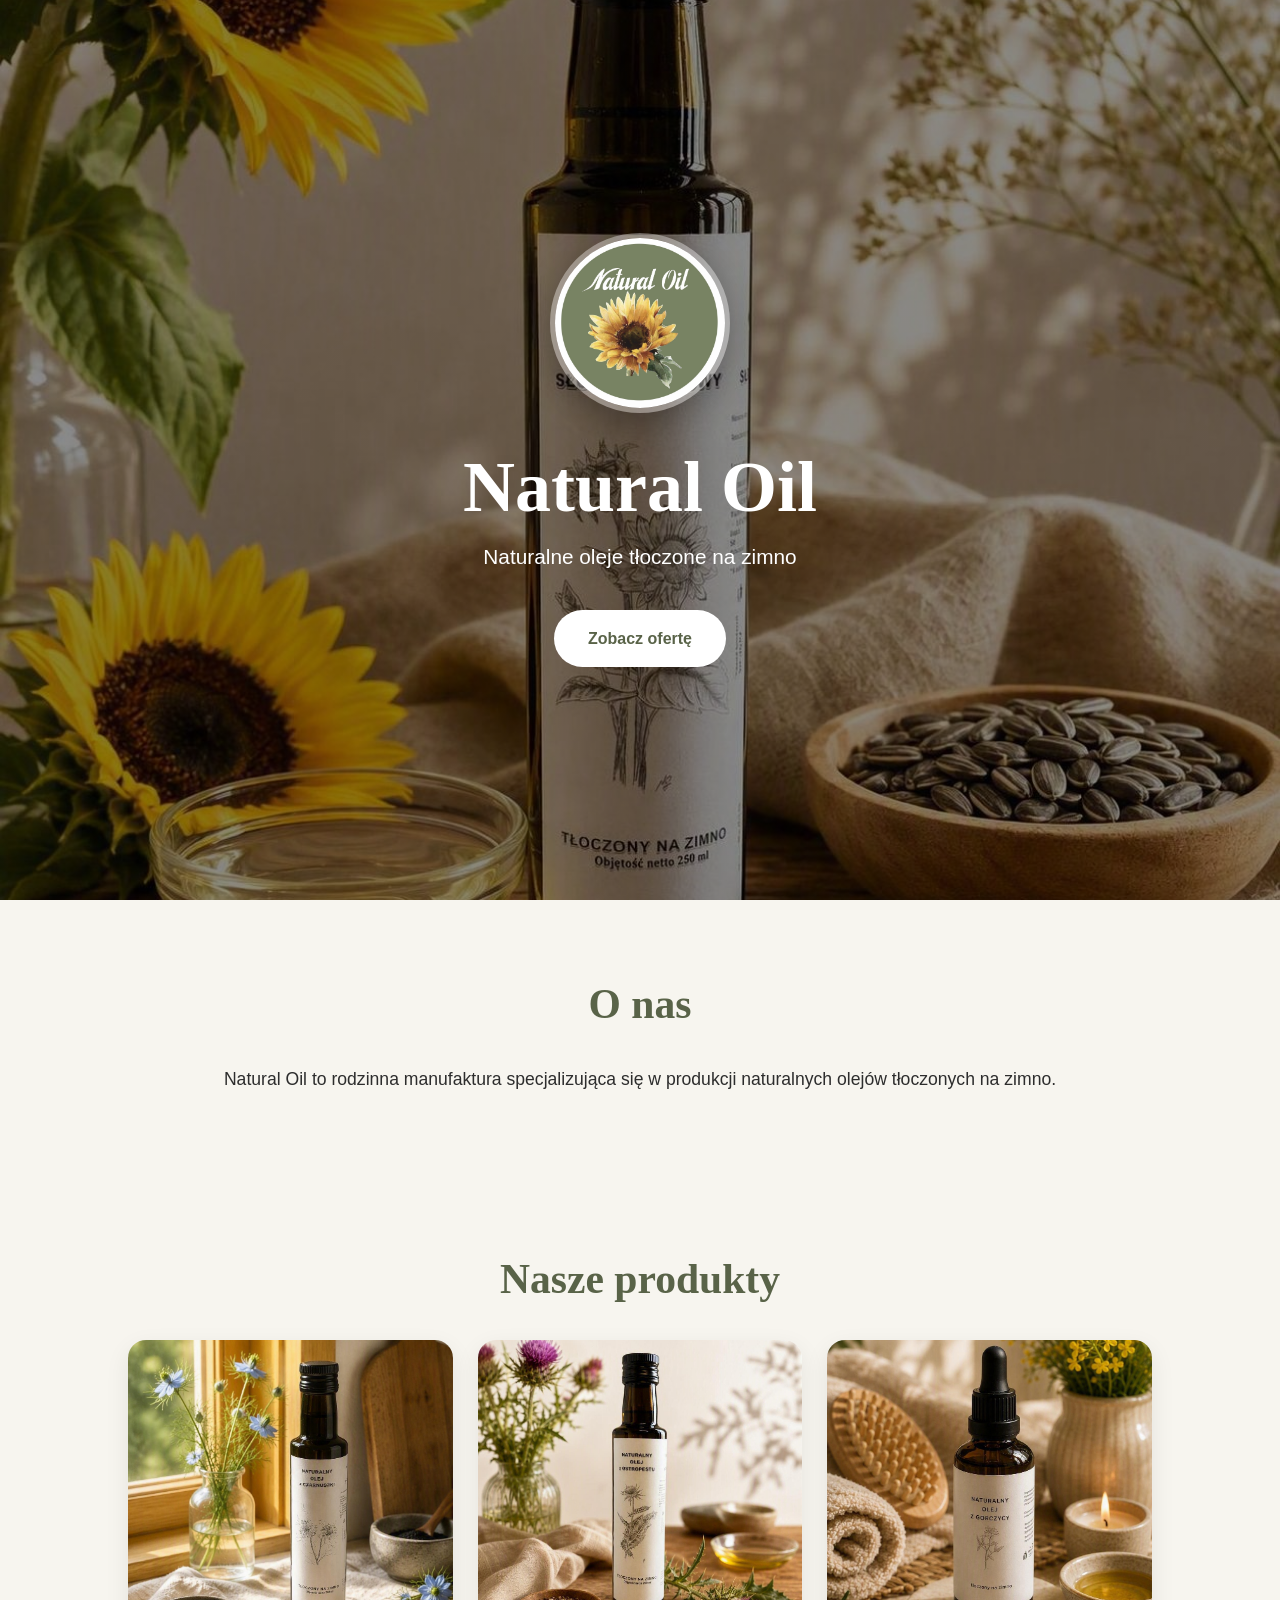
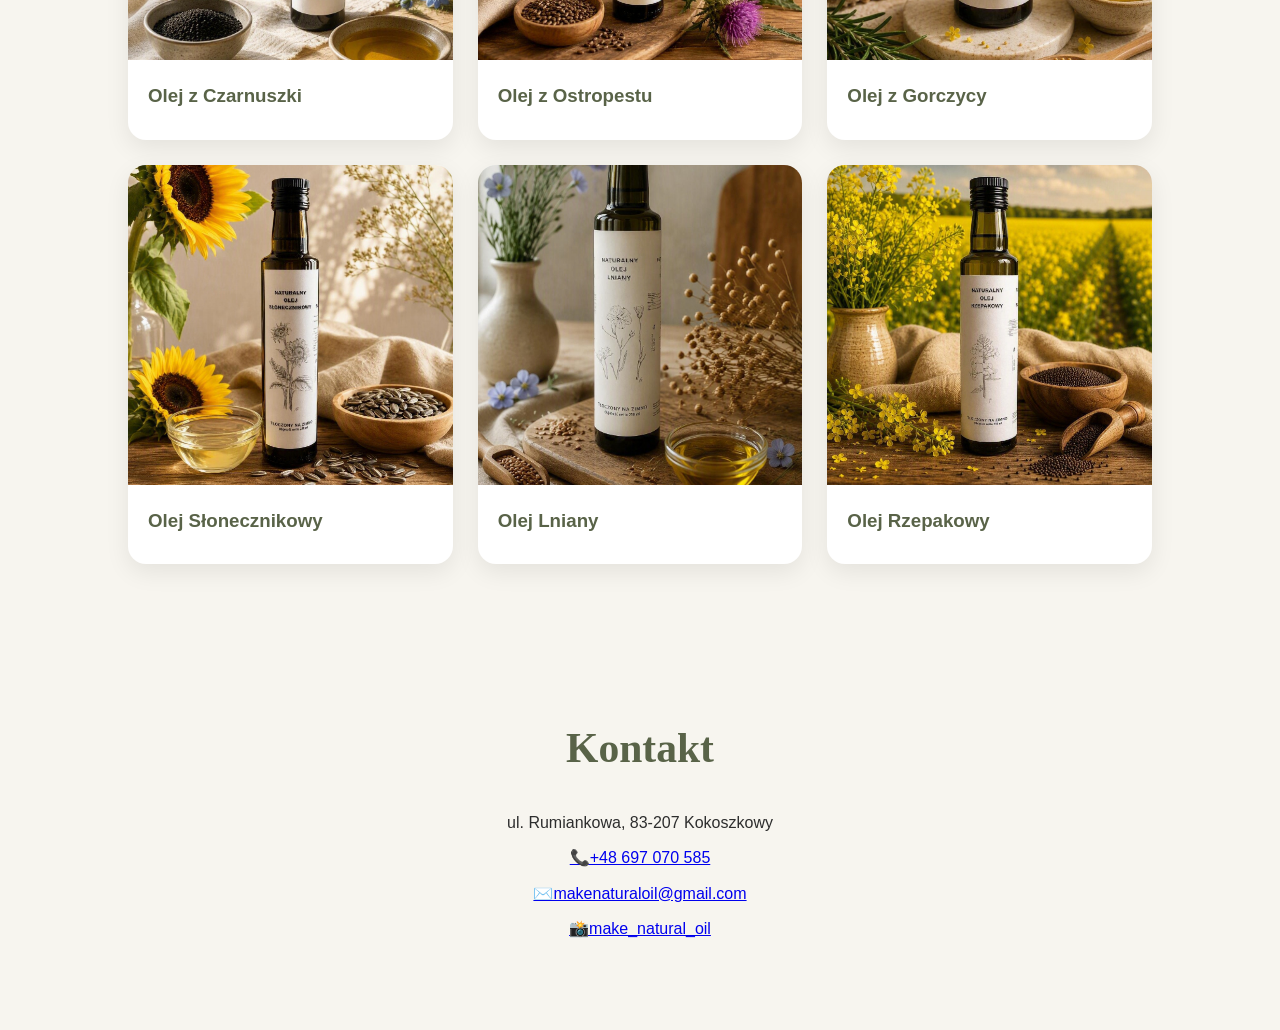
<file: index.html>
<!DOCTYPE html>
<html lang="pl">
<head>
<meta charset="UTF-8">
<meta name="viewport" content="width=device-width, initial-scale=1.0">
<title>Natural Oil</title>
<link rel="icon" type="image/jpeg" href="Logo/Logo.jpg">
<meta name="google-site-verification" content="C1i7pshTQ4fZwDO_Pc-0jg95XZNVK8z36k5CKJ-zrJ0" />
<link rel="stylesheet" href="style.css">
</head>
<body>
<header>
    <div class="hero">
        <img src="Logo/Logo.jpg" class="hero-logo" alt="Natural Oil">
        <h1>Natural Oil</h1>
        <p>Naturalne oleje tłoczone na zimno</p>
        <a class="btn" href="https://allegro.pl/uzytkownik/JarekGlazer" target="_blank" rel="noopener noreferrer">Zobacz ofertę</a>
    </div>
</header>
<section>
    <h2 class="title">O nas</h2>
    <div class="about">
        Natural Oil to rodzinna manufaktura specjalizująca się w produkcji naturalnych olejów tłoczonych na zimno.
    </div>
</section>
<section>
    <h2 class="title">Nasze produkty</h2>
    <div class="products">
        <a href="Produkty/czarnuszka.html" class="product-link"><div class="card"><img src="Zdjecia_produktow/Czarnuszka_250.JPG" alt="Olej z Czarnuszki"><div class="card-content"><h3>Olej z Czarnuszki</h3></div></div></a>
        <a href="Produkty/ostropest.html" class="product-link"><div class="card"><img src="Zdjecia_produktow/ostropest_250.JPG" alt="Olej z Ostropestu"><div class="card-content"><h3>Olej z Ostropestu</h3></div></div></a>
        <a href="Produkty/gorczyca.html" class="product-link"><div class="card"><img src="Zdjecia_produktow/Gorczyca_250.JPG" alt="Olej z Gorczycy"><div class="card-content"><h3>Olej z Gorczycy</h3></div></div></a>
        <a href="Produkty/slonecznik.html" class="product-link"><div class="card"><img src="Zdjecia_produktow/slonecznik_250.JPG" alt="Olej Słonecznikowy"><div class="card-content"><h3>Olej Słonecznikowy</h3></div></div></a>
        <a href="Produkty/len.html" class="product-link"><div class="card"><img src="Zdjecia_produktow/Len_250.JPG" alt="Olej Lniany"><div class="card-content"><h3>Olej Lniany</h3></div></div></a>
        <a href="Produkty/rzepak.html" class="product-link"><div class="card"><img src="Zdjecia_produktow/rzepak_250.JPG" alt="Olej Rzepakowy"><div class="card-content"><h3>Olej Rzepakowy</h3></div></div></a>
    </div>
</section>
<section class="contact">
    <h2 class="title">Kontakt</h2>
    <p>ul. Rumiankowa, 83-207 Kokoszkowy</p>
    <p><a href="tel:+48697070585">📞+48 697 070 585</a></p>
    <p><a href="mailto:makenaturaloil@gmail.com">✉️makenaturaloil@gmail.com</a></p>
    <p><a href="https://instagram.com/make_natural_oil" target="_blank" rel="noopener noreferrer">📸make_natural_oil </a></p>
</section>
</body>
</html>
</file>
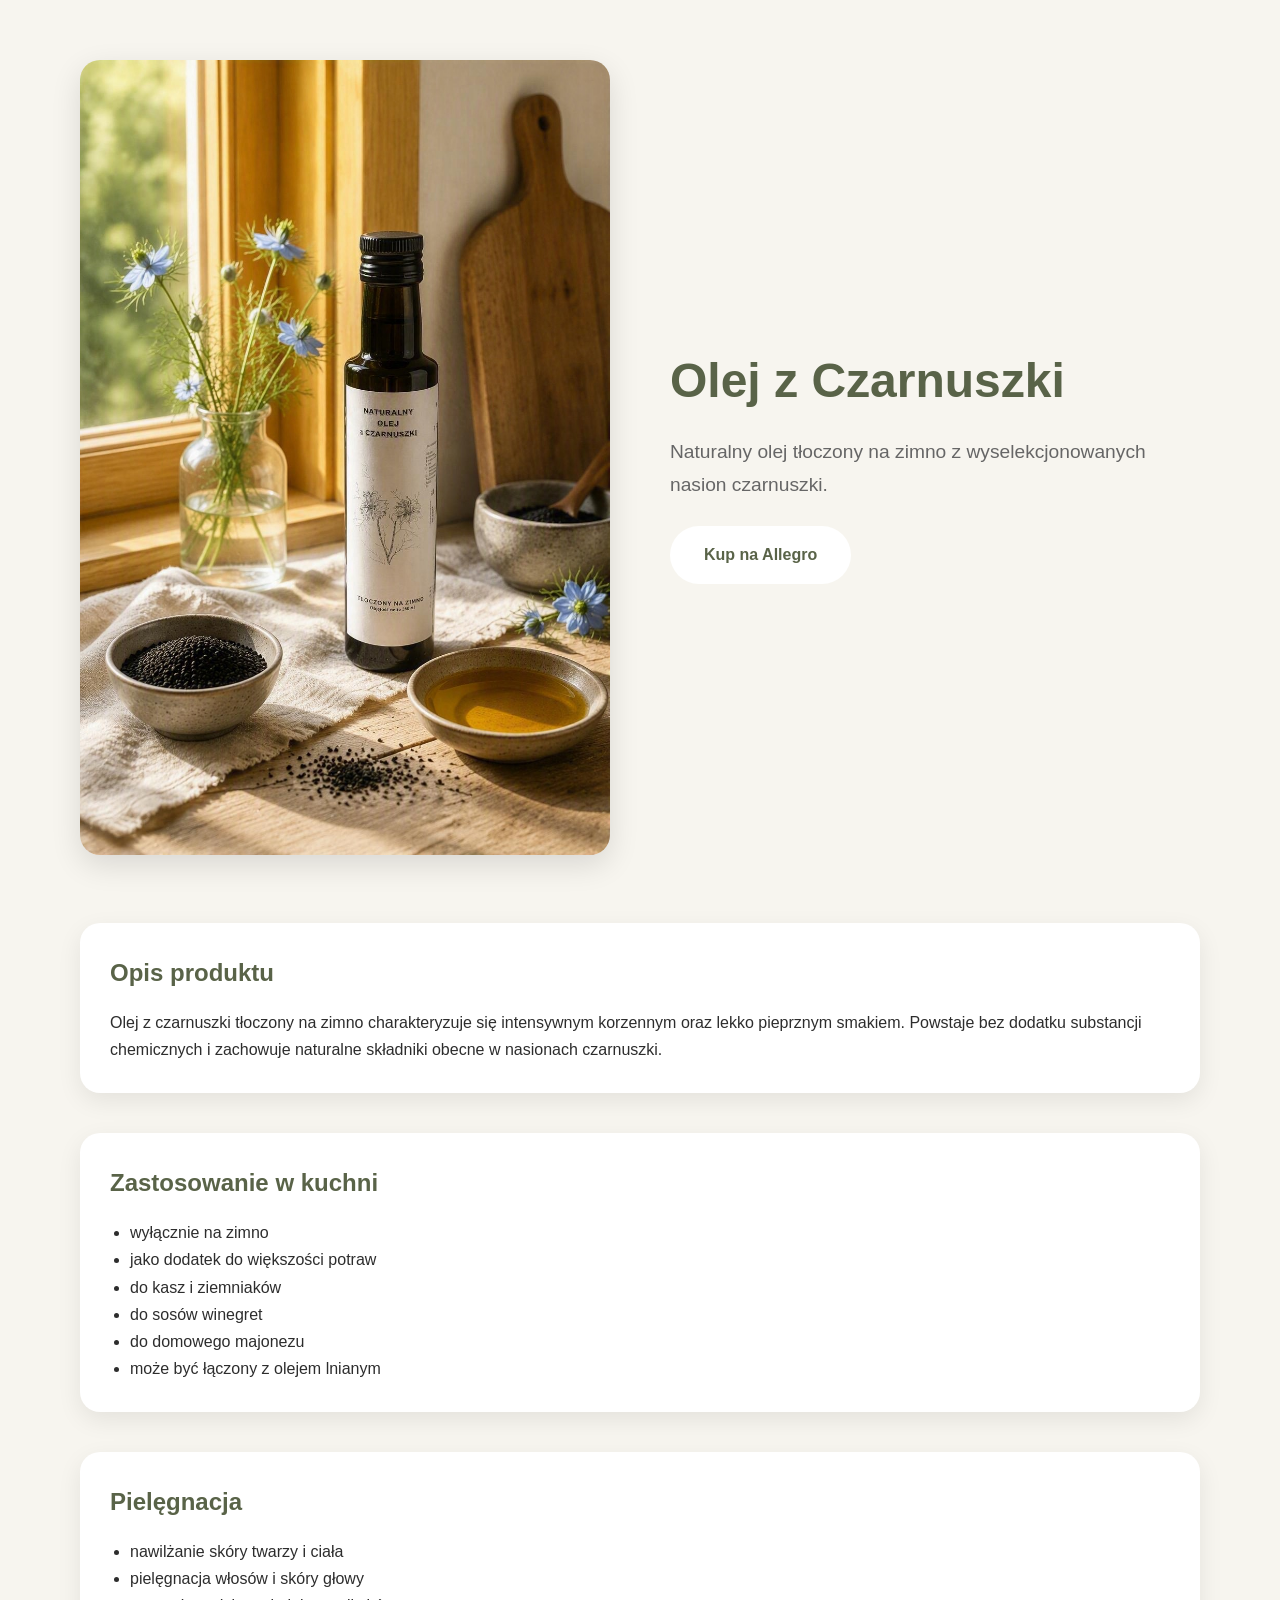
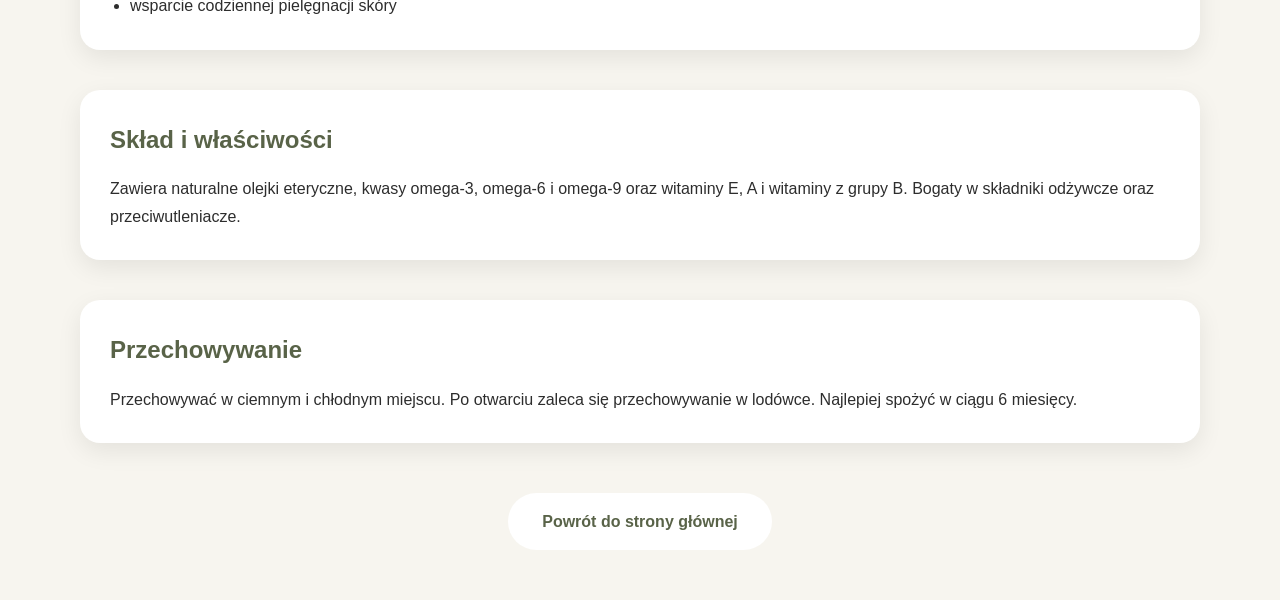
<file: Produkty/czarnuszka.html>
<!DOCTYPE html>
<html lang="pl">
<head>
<meta charset="UTF-8">
<meta name="viewport" content="width=device-width, initial-scale=1.0">
<title>Olej z Czarnuszki | Natural Oil</title>
<link rel="stylesheet" href="../style.css">
<style>
.product-hero{max-width:1200px;margin:60px auto;padding:0 40px;display:grid;grid-template-columns:1fr 1fr;gap:60px;align-items:center}
.product-image img{width:100%;border-radius:20px;box-shadow:0 10px 30px rgba(0,0,0,.12)}
.product-info h1{font-size:3rem;margin-bottom:15px;color:#596348}
.product-subtitle{font-size:1.2rem;margin-bottom:25px;color:#666}
.product-section{max-width:1200px;margin:0 auto 40px auto;padding:0 40px}
.product-box{background:white;padding:30px;border-radius:20px;box-shadow:0 8px 25px rgba(0,0,0,.08)}
.product-box h2{margin-bottom:15px;color:#596348}
.product-box ul{padding-left:20px}
.back-link{text-align:center;margin:50px}
@media(max-width:900px){.product-hero{grid-template-columns:1fr;gap:30px}.product-info h1{font-size:2.2rem}}
</style>
</head>
<body>

<section class="product-hero">

<div class="product-image">
<img src="../Zdjecia_produktow/Czarnuszka_250.JPG" alt="Olej z Czarnuszki">
</div>

<div class="product-info">
<h1>Olej z Czarnuszki</h1>
<p class="product-subtitle">Naturalny olej tłoczony na zimno z wyselekcjonowanych nasion czarnuszki.</p>

<a class="btn" href="https://allegro.pl/uzytkownik/JarekGlazer" target="_blank">
Kup na Allegro
</a>
</div>

</section>

<section class="product-section">
<div class="product-box">
<h2>Opis produktu</h2>
<p>Olej z czarnuszki tłoczony na zimno charakteryzuje się intensywnym korzennym oraz lekko pieprznym smakiem. Powstaje bez dodatku substancji chemicznych i zachowuje naturalne składniki obecne w nasionach czarnuszki.</p>
</div>
</section>

<section class="product-section">
<div class="product-box">
<h2>Zastosowanie w kuchni</h2>
<ul>
<li>wyłącznie na zimno</li>
<li>jako dodatek do większości potraw</li>
<li>do kasz i ziemniaków</li>
<li>do sosów winegret</li>
<li>do domowego majonezu</li>
<li>może być łączony z olejem lnianym</li>
</ul>
</div>
</section>

<section class="product-section">
<div class="product-box">
<h2>Pielęgnacja</h2>
<ul>
<li>nawilżanie skóry twarzy i ciała</li>
<li>pielęgnacja włosów i skóry głowy</li>
<li>wsparcie codziennej pielęgnacji skóry</li>
</ul>
</div>
</section>

<section class="product-section">
<div class="product-box">
<h2>Skład i właściwości</h2>
<p>Zawiera naturalne olejki eteryczne, kwasy omega‑3, omega‑6 i omega‑9 oraz witaminy E, A i witaminy z grupy B. Bogaty w składniki odżywcze oraz przeciwutleniacze.</p>
</div>
</section>

<section class="product-section">
<div class="product-box">
<h2>Przechowywanie</h2>
<p>Przechowywać w ciemnym i chłodnym miejscu. Po otwarciu zaleca się przechowywanie w lodówce. Najlepiej spożyć w ciągu 6 miesięcy.</p>
</div>
</section>

<div class="back-link">
<a class="btn" href="../index.html">Powrót do strony głównej</a>
</div>

</body>
</html>
</file>
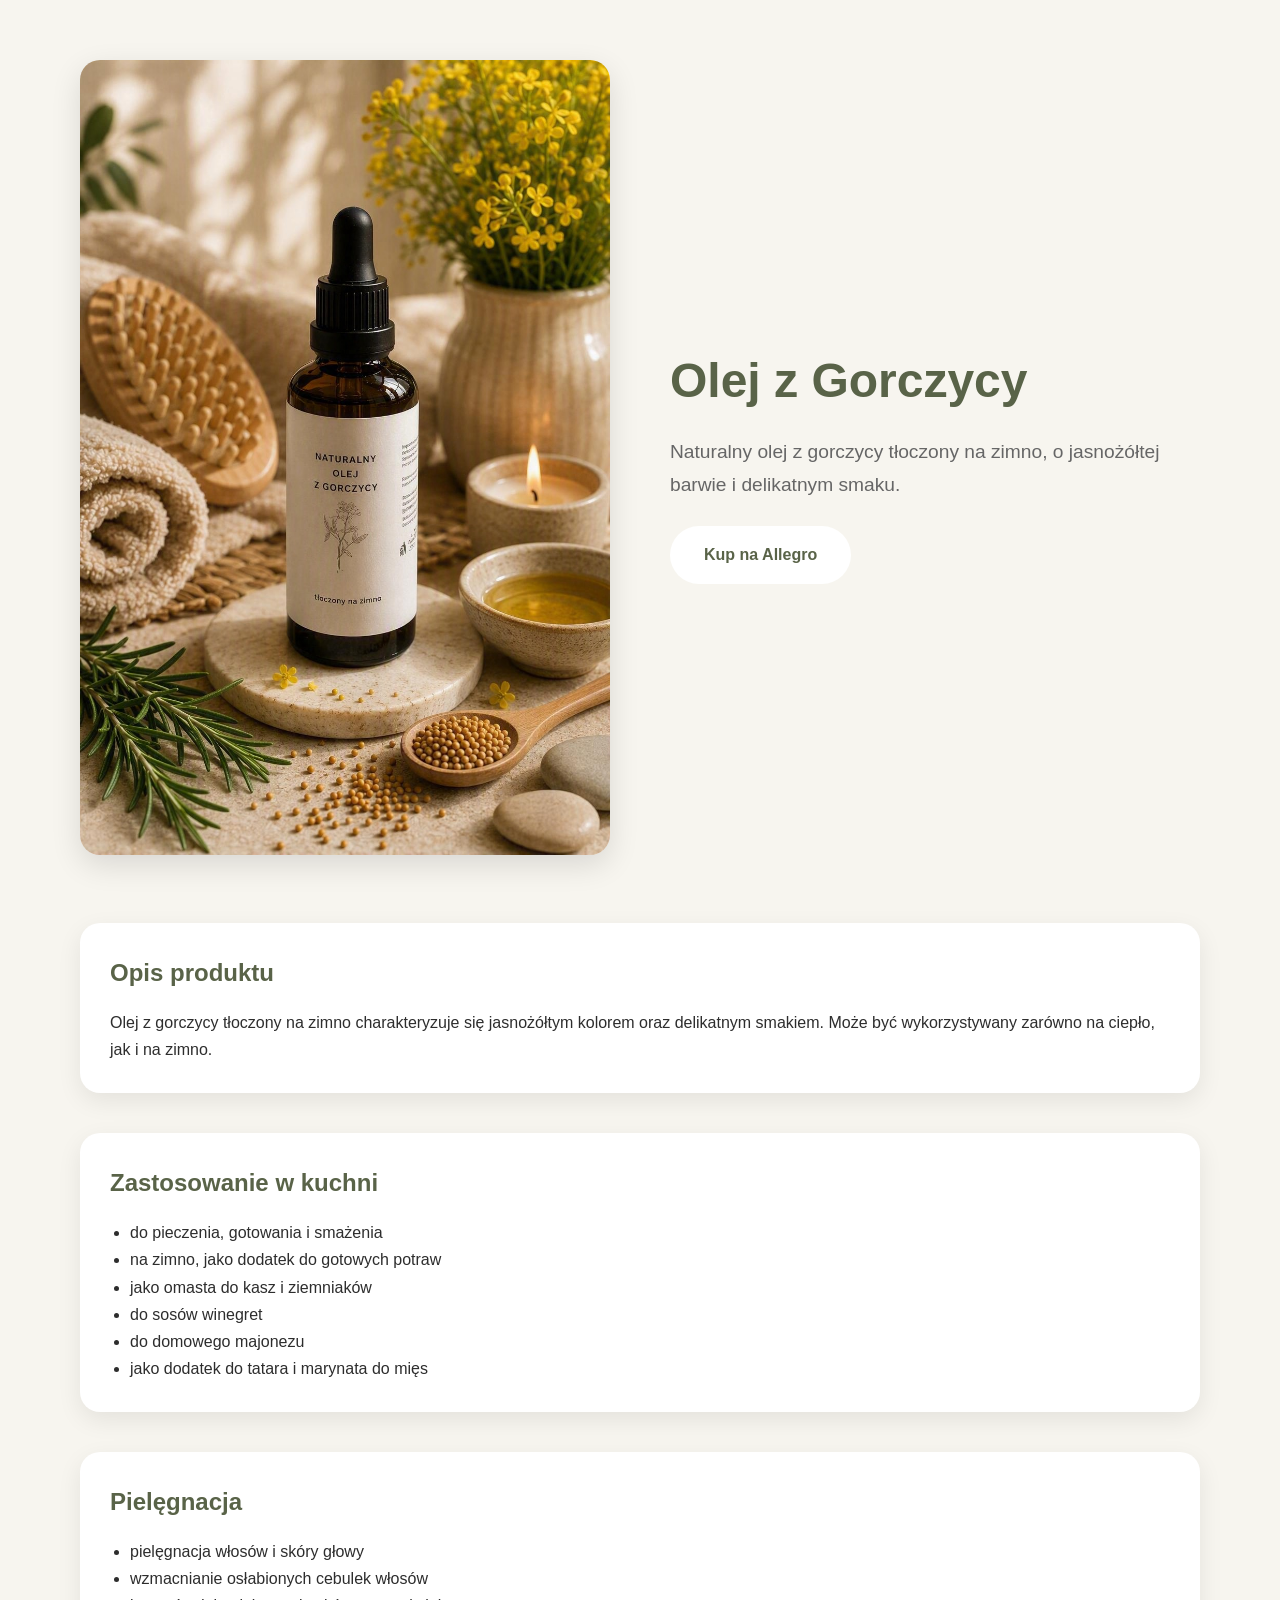
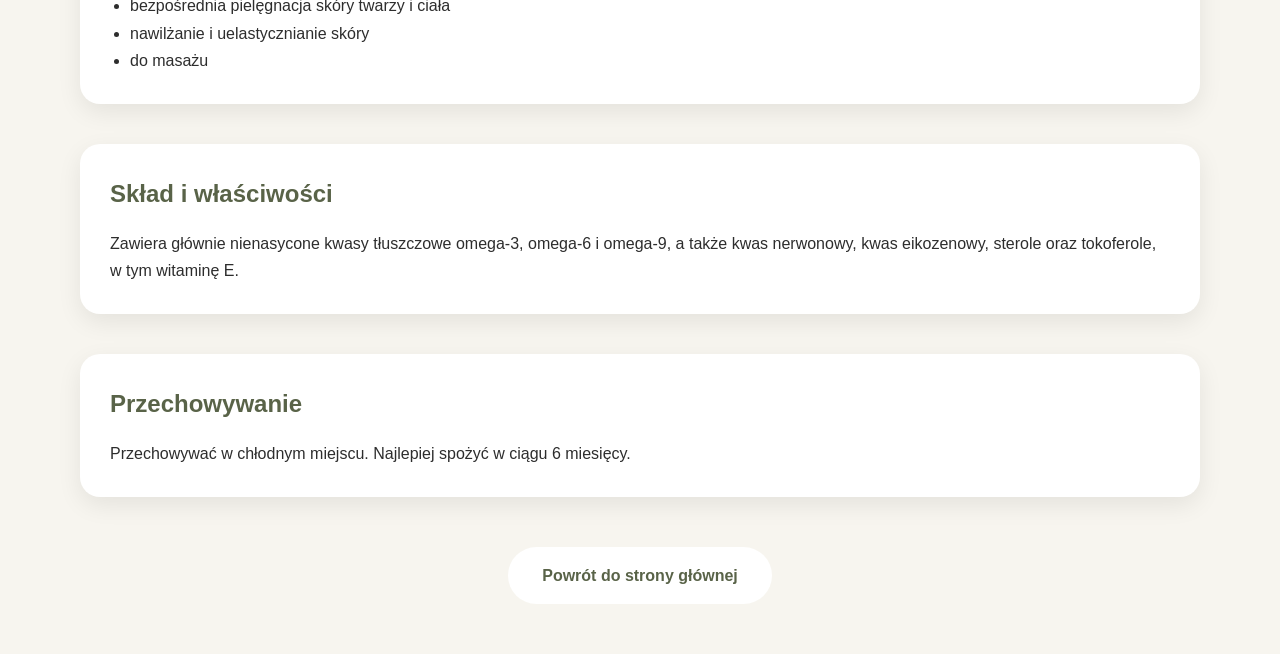
<file: Produkty/gorczyca.html>
<!DOCTYPE html>
<html lang="pl">
<head>
<meta charset="UTF-8">
<meta name="viewport" content="width=device-width, initial-scale=1.0">
<title>Olej z Gorczycy | Natural Oil</title>
<link rel="stylesheet" href="../style.css">
<style>
.product-hero{max-width:1200px;margin:60px auto;padding:0 40px;display:grid;grid-template-columns:1fr 1fr;gap:60px;align-items:center}
.product-image img{width:100%;border-radius:20px;box-shadow:0 10px 30px rgba(0,0,0,.12)}
.product-info h1{font-size:3rem;margin-bottom:15px;color:#596348}
.product-subtitle{font-size:1.2rem;margin-bottom:25px;color:#666}
.product-section{max-width:1200px;margin:0 auto 40px auto;padding:0 40px}
.product-box{background:white;padding:30px;border-radius:20px;box-shadow:0 8px 25px rgba(0,0,0,.08)}
.product-box h2{margin-bottom:15px;color:#596348}
.product-box ul{padding-left:20px}
.back-link{text-align:center;margin:50px}
@media(max-width:900px){.product-hero{grid-template-columns:1fr;gap:30px}.product-info h1{font-size:2.2rem}}
</style>
</head>
<body>
<section class="product-hero">
<div class="product-image">
<img src="../Zdjecia_produktow/Gorczyca_250.JPG" alt="Olej z Gorczycy">
</div>
<div class="product-info">
<h1>Olej z Gorczycy</h1>
<p class="product-subtitle">Naturalny olej z gorczycy tłoczony na zimno, o jasnożółtej barwie i delikatnym smaku.</p>
<a class="btn" href="https://allegro.pl/uzytkownik/JarekGlazer" target="_blank">
Kup na Allegro
</a>
</div>
</section>
<section class="product-section">
<div class="product-box">
<h2>Opis produktu</h2>
<p>Olej z gorczycy tłoczony na zimno charakteryzuje się jasnożółtym kolorem oraz delikatnym smakiem. Może być wykorzystywany zarówno na ciepło, jak i na zimno.</p>
</div>
</section>
<section class="product-section">
<div class="product-box">
<h2>Zastosowanie w kuchni</h2>
<ul>
<li>do pieczenia, gotowania i smażenia</li>
<li>na zimno, jako dodatek do gotowych potraw</li>
<li>jako omasta do kasz i ziemniaków</li>
<li>do sosów winegret</li>
<li>do domowego majonezu</li>
<li>jako dodatek do tatara i marynata do mięs</li>
</ul>
</div>
</section>
<section class="product-section">
<div class="product-box">
<h2>Pielęgnacja</h2>
<ul>
<li>pielęgnacja włosów i skóry głowy</li>
<li>wzmacnianie osłabionych cebulek włosów</li>
<li>bezpośrednia pielęgnacja skóry twarzy i ciała</li>
<li>nawilżanie i uelastycznianie skóry</li>
<li>do masażu</li>
</ul>
</div>
</section>
<section class="product-section">
<div class="product-box">
<h2>Skład i właściwości</h2>
<p>Zawiera głównie nienasycone kwasy tłuszczowe omega-3, omega-6 i omega-9, a także kwas nerwonowy, kwas eikozenowy, sterole oraz tokoferole, w tym witaminę E.</p>
</div>
</section>
<section class="product-section">
<div class="product-box">
<h2>Przechowywanie</h2>
<p>Przechowywać w chłodnym miejscu. Najlepiej spożyć w ciągu 6 miesięcy.</p>
</div>
</section>
<div class="back-link">
<a class="btn" href="../index.html">Powrót do strony głównej</a>
</div>
</body>
</html>
</file>
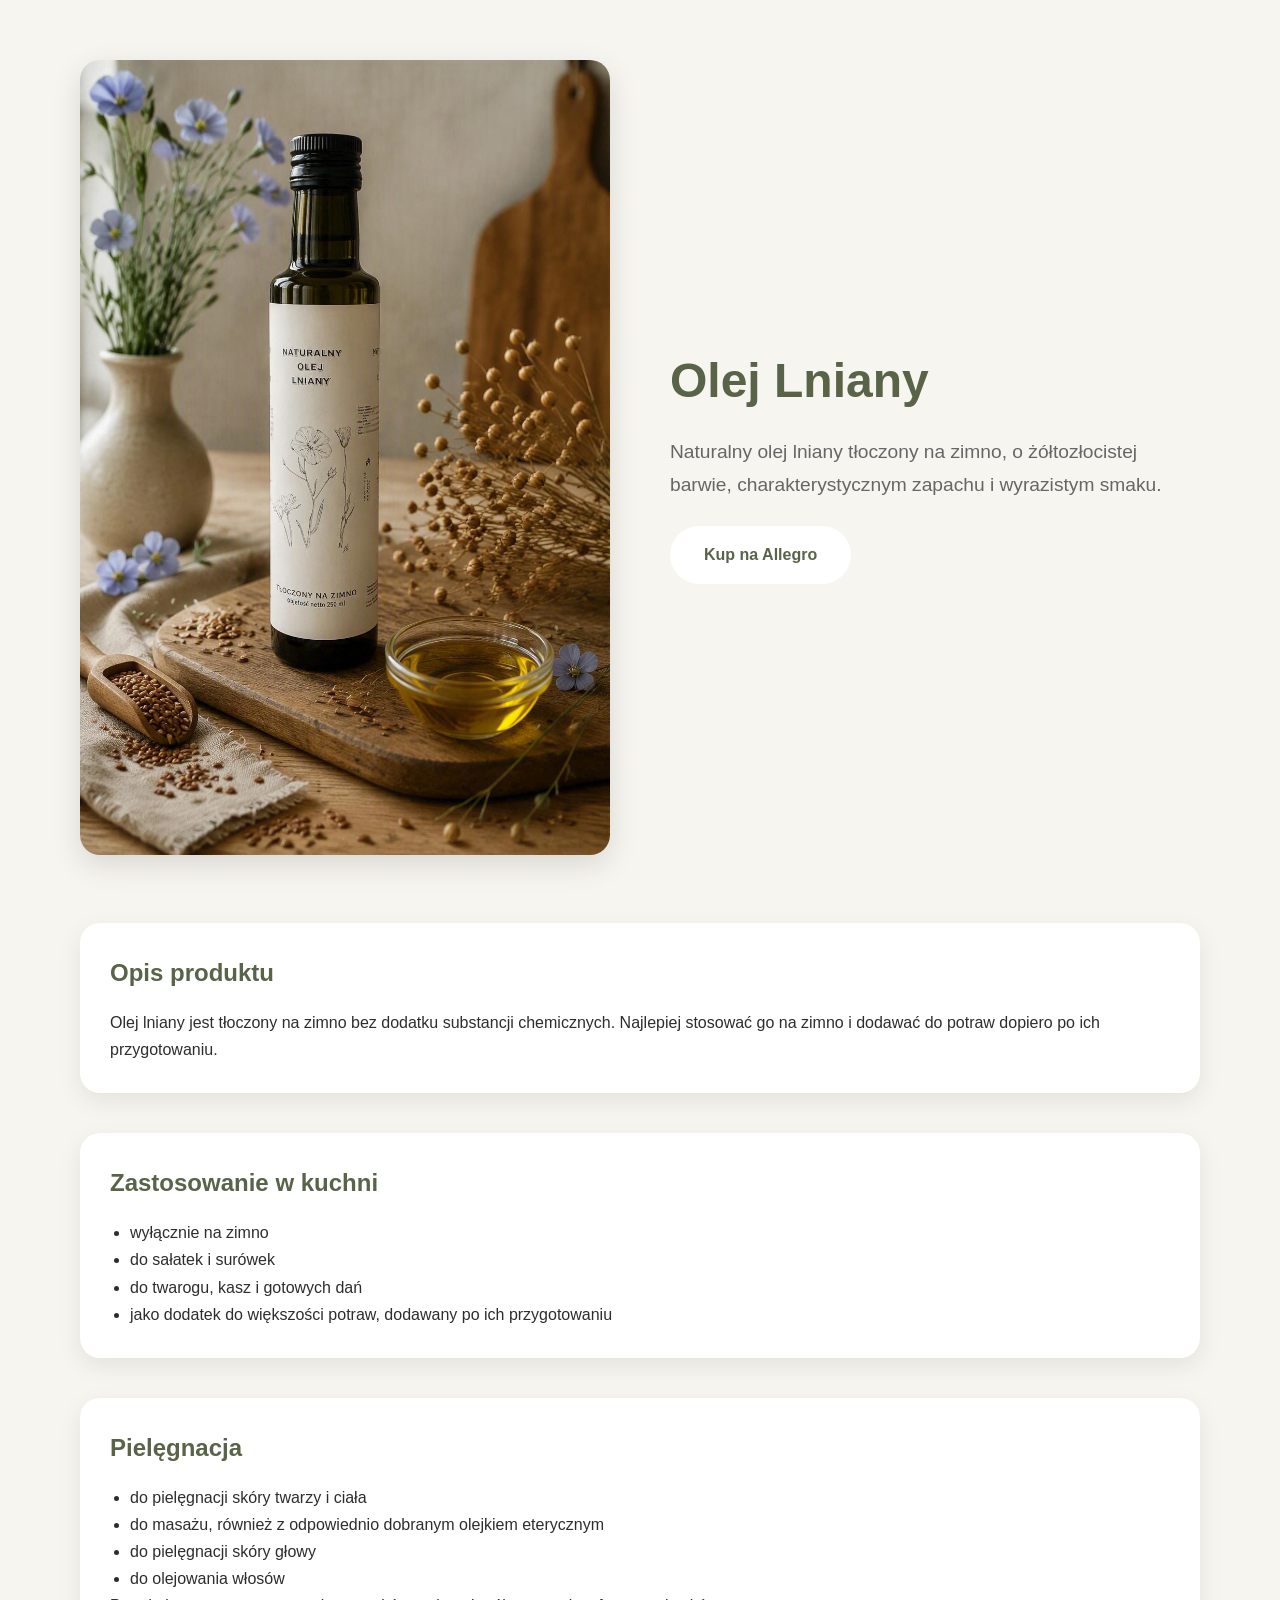
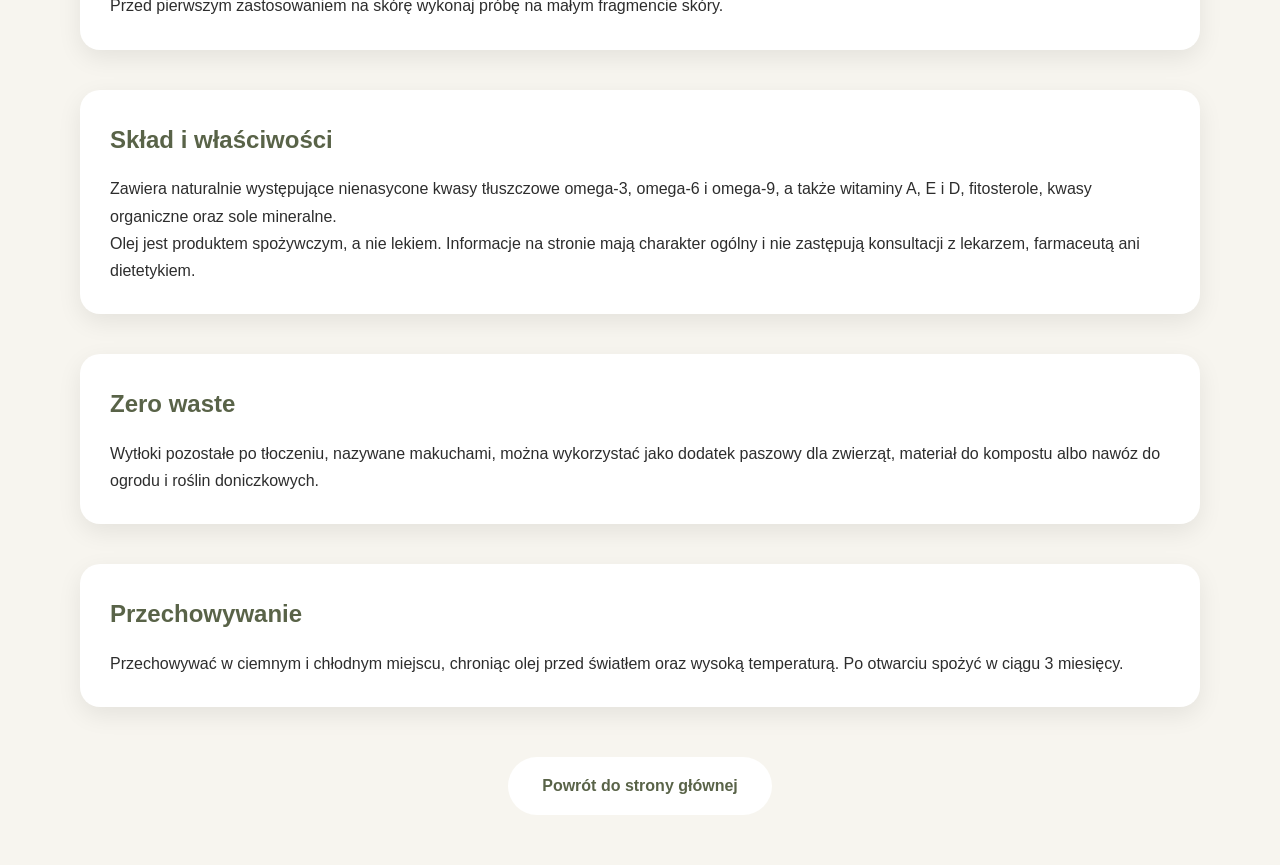
<file: Produkty/len.html>
<!DOCTYPE html>
<html lang="pl">
<head>
<meta charset="UTF-8">
<meta name="viewport" content="width=device-width, initial-scale=1.0">
<meta name="description" content="Naturalny olej lniany tłoczony na zimno. Do stosowania na zimno w kuchni oraz do pielęgnacji skóry i włosów.">
<title>Olej Lniany | Natural Oil</title>
<link rel="stylesheet" href="../style.css">
<style>
.product-hero{max-width:1200px;margin:60px auto;padding:0 40px;display:grid;grid-template-columns:1fr 1fr;gap:60px;align-items:center}
.product-image img{width:100%;border-radius:20px;box-shadow:0 10px 30px rgba(0,0,0,.12)}
.product-info h1{font-size:3rem;margin-bottom:15px;color:#596348}
.product-subtitle{font-size:1.2rem;margin-bottom:25px;color:#666}
.product-section{max-width:1200px;margin:0 auto 40px auto;padding:0 40px}
.product-box{background:white;padding:30px;border-radius:20px;box-shadow:0 8px 25px rgba(0,0,0,.08)}
.product-box h2{margin-bottom:15px;color:#596348}
.product-box ul{padding-left:20px}
.back-link{text-align:center;margin:50px}
@media(max-width:900px){.product-hero{grid-template-columns:1fr;gap:30px}.product-info h1{font-size:2.2rem}}
</style>
</head>
<body>
<section class="product-hero">
<div class="product-image">
<img src="../Zdjecia_produktow/Len_250.JPG" alt="Olej Lniany">
</div>
<div class="product-info">
<h1>Olej Lniany</h1>
<p class="product-subtitle">Naturalny olej lniany tłoczony na zimno, o żółtozłocistej barwie, charakterystycznym zapachu i wyrazistym smaku.</p>
<a class="btn" href="https://allegro.pl/uzytkownik/JarekGlazer" target="_blank" rel="noopener noreferrer">
Kup na Allegro
</a>
</div>
</section>
<section class="product-section">
<div class="product-box">
<h2>Opis produktu</h2>
<p>Olej lniany jest tłoczony na zimno bez dodatku substancji chemicznych. Najlepiej stosować go na zimno i dodawać do potraw dopiero po ich przygotowaniu.</p>
</div>
</section>
<section class="product-section">
<div class="product-box">
<h2>Zastosowanie w kuchni</h2>
<ul>
<li>wyłącznie na zimno</li>
<li>do sałatek i surówek</li>
<li>do twarogu, kasz i gotowych dań</li>
<li>jako dodatek do większości potraw, dodawany po ich przygotowaniu</li>
</ul>
</div>
</section>
<section class="product-section">
<div class="product-box">
<h2>Pielęgnacja</h2>
<ul>
<li>do pielęgnacji skóry twarzy i ciała</li>
<li>do masażu, również z odpowiednio dobranym olejkiem eterycznym</li>
<li>do pielęgnacji skóry głowy</li>
<li>do olejowania włosów</li>
</ul>
<p>Przed pierwszym zastosowaniem na skórę wykonaj próbę na małym fragmencie skóry.</p>
</div>
</section>
<section class="product-section">
<div class="product-box">
<h2>Skład i właściwości</h2>
<p>Zawiera naturalnie występujące nienasycone kwasy tłuszczowe omega-3, omega-6 i omega-9, a także witaminy A, E i D, fitosterole, kwasy organiczne oraz sole mineralne.</p>
<p>Olej jest produktem spożywczym, a nie lekiem. Informacje na stronie mają charakter ogólny i nie zastępują konsultacji z lekarzem, farmaceutą ani dietetykiem.</p>
</div>
</section>
<section class="product-section">
<div class="product-box">
<h2>Zero waste</h2>
<p>Wytłoki pozostałe po tłoczeniu, nazywane makuchami, można wykorzystać jako dodatek paszowy dla zwierząt, materiał do kompostu albo nawóz do ogrodu i roślin doniczkowych.</p>
</div>
</section>
<section class="product-section">
<div class="product-box">
<h2>Przechowywanie</h2>
<p>Przechowywać w ciemnym i chłodnym miejscu, chroniąc olej przed światłem oraz wysoką temperaturą. Po otwarciu spożyć w ciągu 3 miesięcy.</p>
</div>
</section>
<div class="back-link">
<a class="btn" href="../index.html">Powrót do strony głównej</a>
</div>
</body>
</html>
</file>
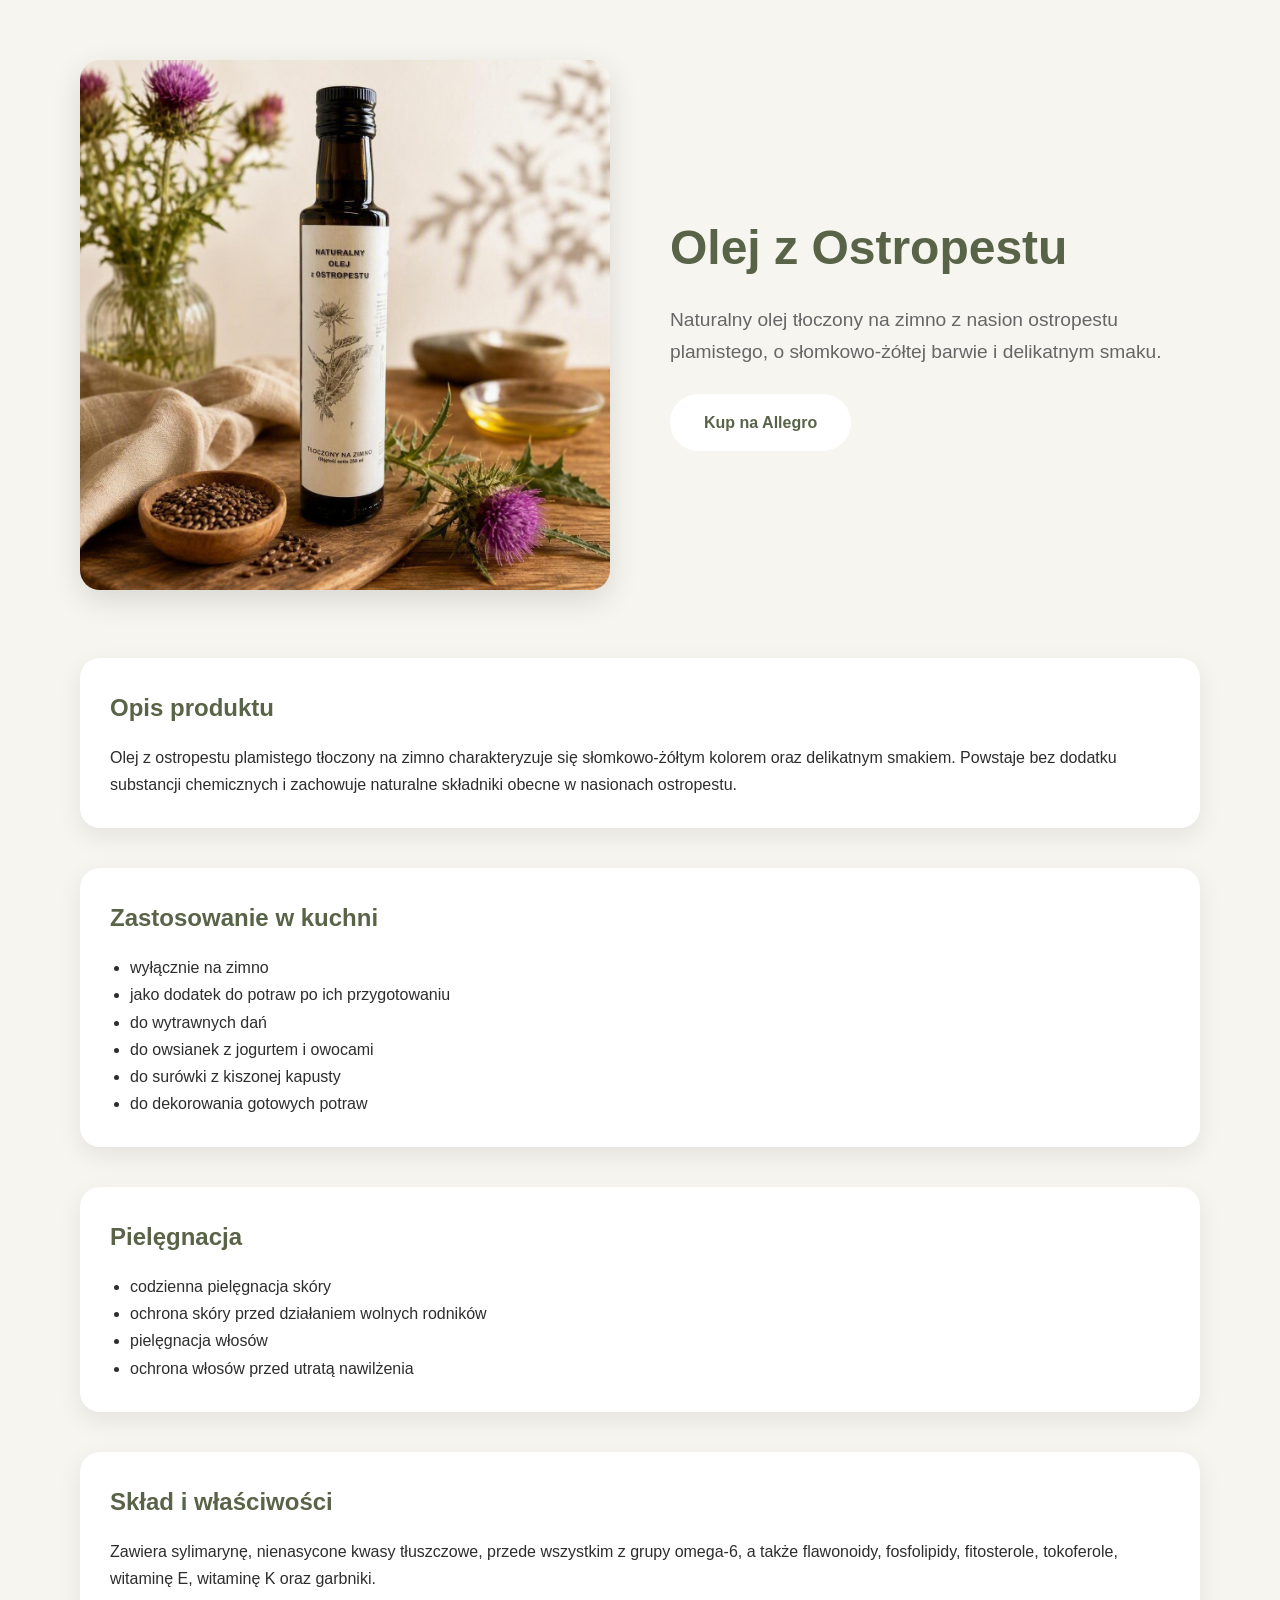
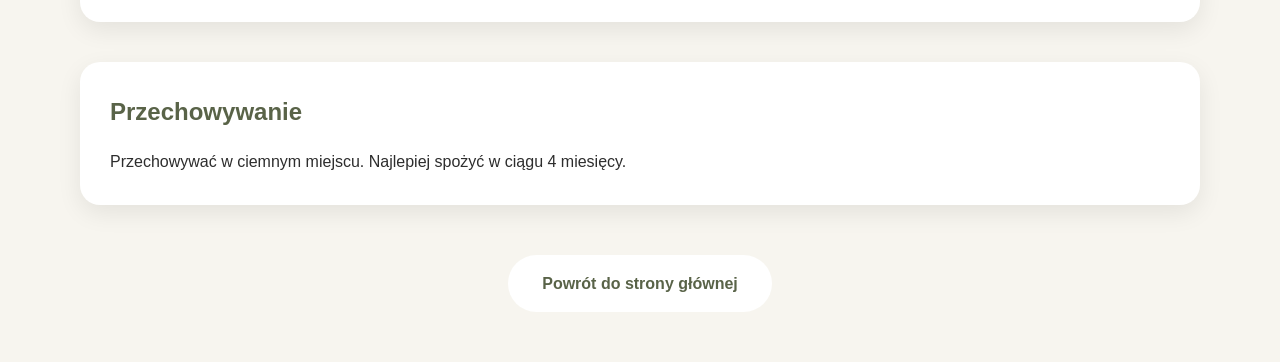
<file: Produkty/ostropest.html>
<!DOCTYPE html>
<html lang="pl">
<head>
<meta charset="UTF-8">
<meta name="viewport" content="width=device-width, initial-scale=1.0">
<title>Olej z Ostropestu | Natural Oil</title>
<link rel="stylesheet" href="../style.css">
<style>
.product-hero{max-width:1200px;margin:60px auto;padding:0 40px;display:grid;grid-template-columns:1fr 1fr;gap:60px;align-items:center}
.product-image img{width:100%;border-radius:20px;box-shadow:0 10px 30px rgba(0,0,0,.12)}
.product-info h1{font-size:3rem;margin-bottom:15px;color:#596348}
.product-subtitle{font-size:1.2rem;margin-bottom:25px;color:#666}
.product-section{max-width:1200px;margin:0 auto 40px auto;padding:0 40px}
.product-box{background:white;padding:30px;border-radius:20px;box-shadow:0 8px 25px rgba(0,0,0,.08)}
.product-box h2{margin-bottom:15px;color:#596348}
.product-box ul{padding-left:20px}
.back-link{text-align:center;margin:50px}
@media(max-width:900px){.product-hero{grid-template-columns:1fr;gap:30px}.product-info h1{font-size:2.2rem}}
</style>
</head>
<body>
<section class="product-hero">
<div class="product-image">
<img src="../Zdjecia_produktow/ostropest_250.JPG" alt="Olej z Ostropestu">
</div>
<div class="product-info">
<h1>Olej z Ostropestu</h1>
<p class="product-subtitle">Naturalny olej tłoczony na zimno z nasion ostropestu plamistego, o słomkowo-żółtej barwie i delikatnym smaku.</p>
<a class="btn" href="https://allegro.pl/uzytkownik/JarekGlazer" target="_blank">
Kup na Allegro
</a>
</div>
</section>
<section class="product-section">
<div class="product-box">
<h2>Opis produktu</h2>
<p>Olej z ostropestu plamistego tłoczony na zimno charakteryzuje się słomkowo-żółtym kolorem oraz delikatnym smakiem. Powstaje bez dodatku substancji chemicznych i zachowuje naturalne składniki obecne w nasionach ostropestu.</p>
</div>
</section>
<section class="product-section">
<div class="product-box">
<h2>Zastosowanie w kuchni</h2>
<ul>
<li>wyłącznie na zimno</li>
<li>jako dodatek do potraw po ich przygotowaniu</li>
<li>do wytrawnych dań</li>
<li>do owsianek z jogurtem i owocami</li>
<li>do surówki z kiszonej kapusty</li>
<li>do dekorowania gotowych potraw</li>
</ul>
</div>
</section>
<section class="product-section">
<div class="product-box">
<h2>Pielęgnacja</h2>
<ul>
<li>codzienna pielęgnacja skóry</li>
<li>ochrona skóry przed działaniem wolnych rodników</li>
<li>pielęgnacja włosów</li>
<li>ochrona włosów przed utratą nawilżenia</li>
</ul>
</div>
</section>
<section class="product-section">
<div class="product-box">
<h2>Skład i właściwości</h2>
<p>Zawiera sylimarynę, nienasycone kwasy tłuszczowe, przede wszystkim z grupy omega-6, a także flawonoidy, fosfolipidy, fitosterole, tokoferole, witaminę E, witaminę K oraz garbniki.</p>
</div>
</section>
<section class="product-section">
<div class="product-box">
<h2>Przechowywanie</h2>
<p>Przechowywać w ciemnym miejscu. Najlepiej spożyć w ciągu 4 miesięcy.</p>
</div>
</section>
<div class="back-link">
<a class="btn" href="../index.html">Powrót do strony głównej</a>
</div>
</body>
</html>
</file>
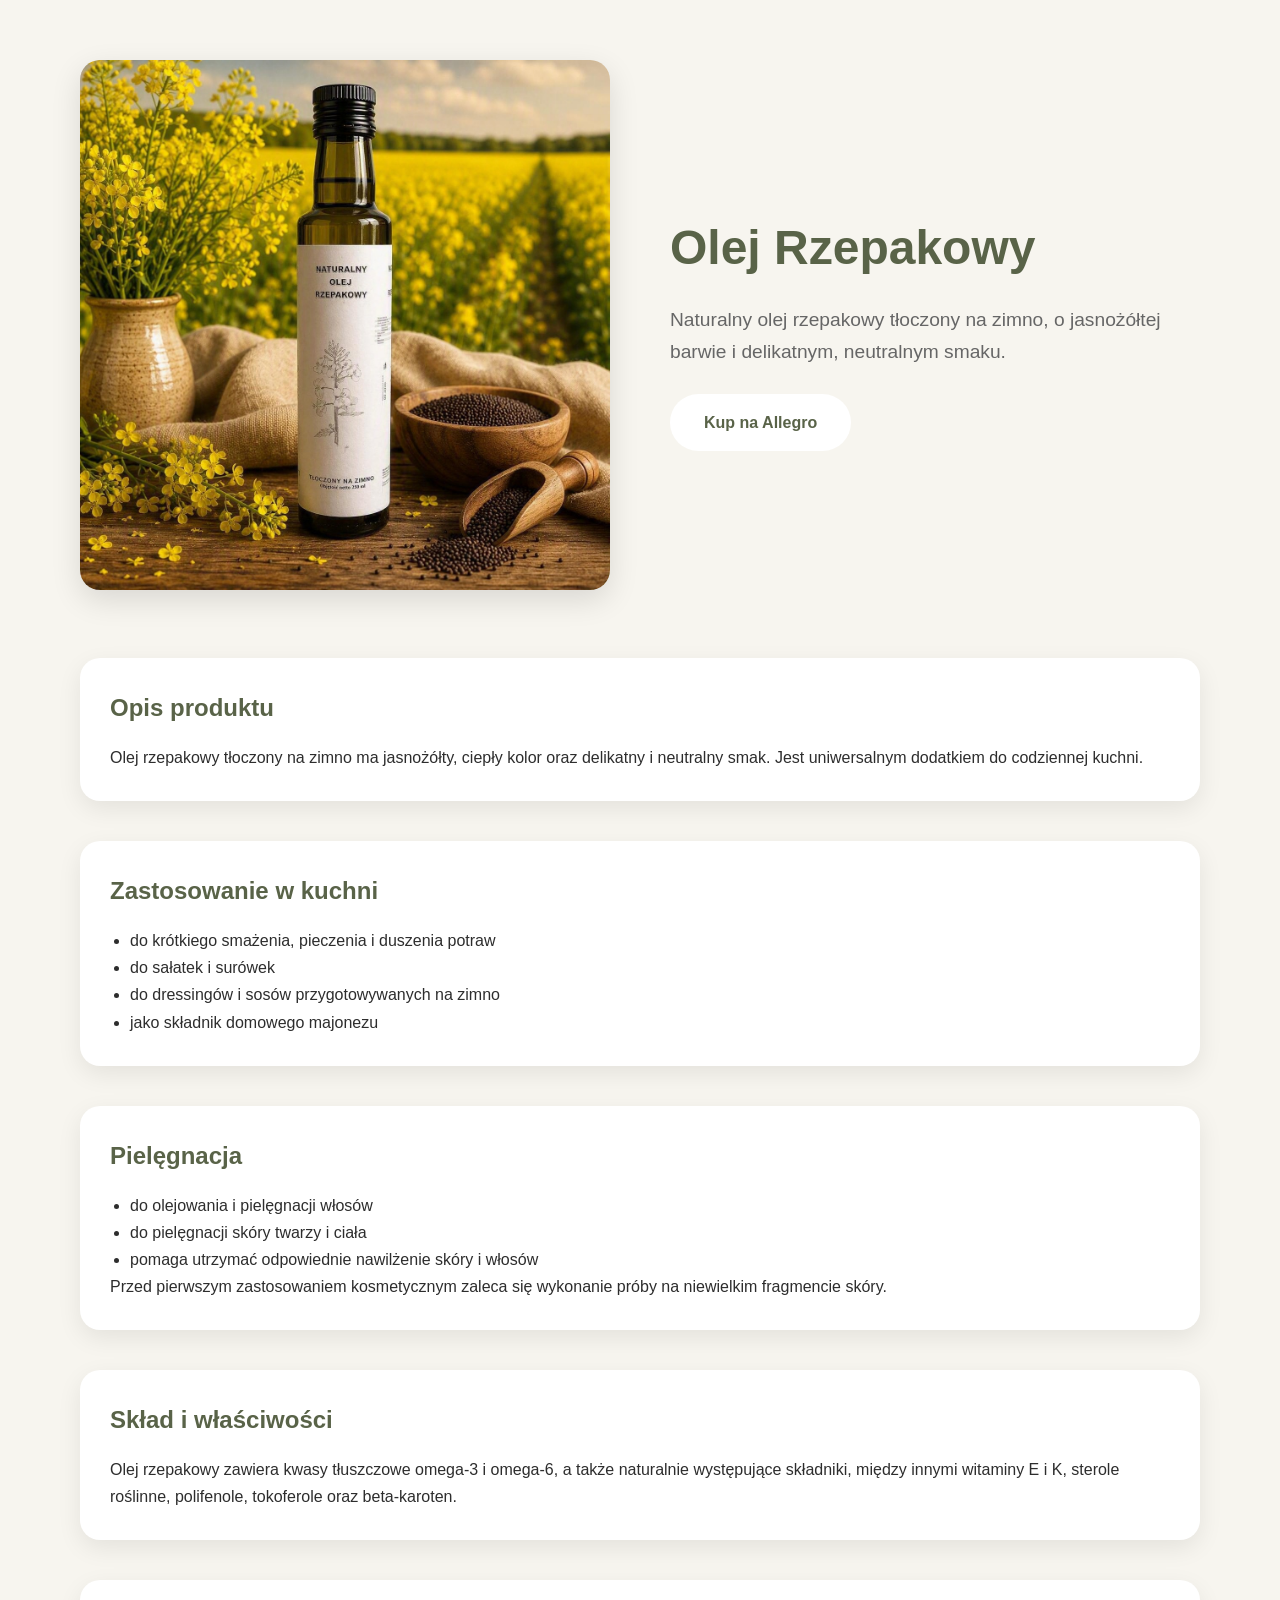
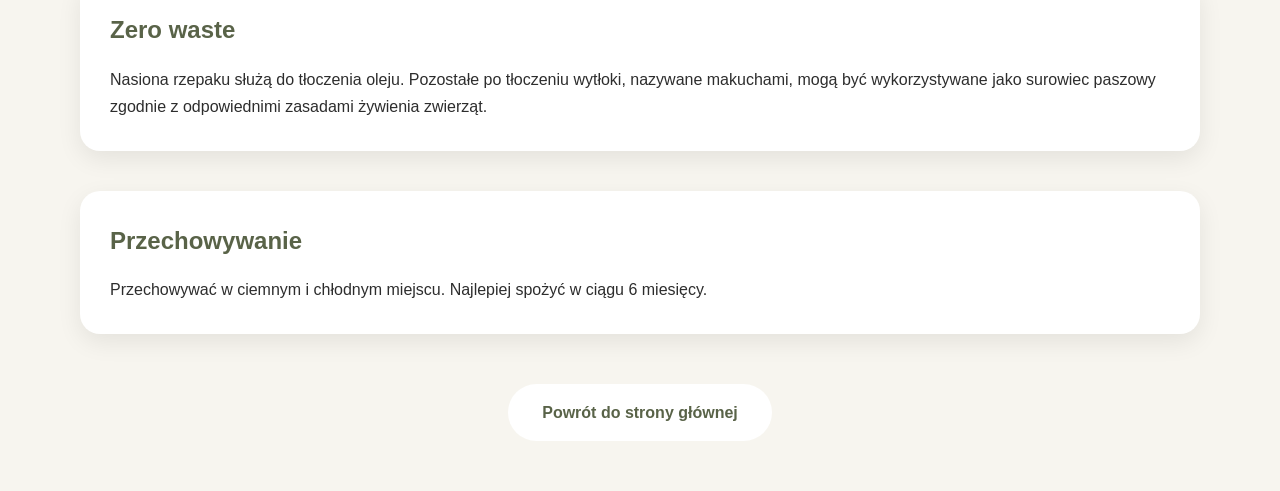
<file: Produkty/rzepak.html>
<!DOCTYPE html>
<html lang="pl">
<head>
<meta charset="UTF-8">
<meta name="viewport" content="width=device-width, initial-scale=1.0">
<title>Olej Rzepakowy | Natural Oil</title>
<link rel="stylesheet" href="../style.css">
<style>
.product-hero{max-width:1200px;margin:60px auto;padding:0 40px;display:grid;grid-template-columns:1fr 1fr;gap:60px;align-items:center}
.product-image img{width:100%;border-radius:20px;box-shadow:0 10px 30px rgba(0,0,0,.12)}
.product-info h1{font-size:3rem;margin-bottom:15px;color:#596348}
.product-subtitle{font-size:1.2rem;margin-bottom:25px;color:#666}
.product-section{max-width:1200px;margin:0 auto 40px auto;padding:0 40px}
.product-box{background:white;padding:30px;border-radius:20px;box-shadow:0 8px 25px rgba(0,0,0,.08)}
.product-box h2{margin-bottom:15px;color:#596348}
.product-box ul{padding-left:20px}
.back-link{text-align:center;margin:50px}
@media(max-width:900px){.product-hero{grid-template-columns:1fr;gap:30px}.product-info h1{font-size:2.2rem}}
</style>
</head>
<body>
<section class="product-hero">
<div class="product-image">
<img src="../Zdjecia_produktow/rzepak_250.JPG" alt="Naturalny olej rzepakowy tłoczony na zimno">
</div>
<div class="product-info">
<h1>Olej Rzepakowy</h1>
<p class="product-subtitle">Naturalny olej rzepakowy tłoczony na zimno, o jasnożółtej barwie i delikatnym, neutralnym smaku.</p>
<a class="btn" href="https://allegro.pl/uzytkownik/JarekGlazer" target="_blank" rel="noopener noreferrer">Kup na Allegro</a>
</div>
</section>
<section class="product-section">
<div class="product-box">
<h2>Opis produktu</h2>
<p>Olej rzepakowy tłoczony na zimno ma jasnożółty, ciepły kolor oraz delikatny i neutralny smak. Jest uniwersalnym dodatkiem do codziennej kuchni.</p>
</div>
</section>
<section class="product-section">
<div class="product-box">
<h2>Zastosowanie w kuchni</h2>
<ul>
<li>do krótkiego smażenia, pieczenia i duszenia potraw</li>
<li>do sałatek i surówek</li>
<li>do dressingów i sosów przygotowywanych na zimno</li>
<li>jako składnik domowego majonezu</li>
</ul>
</div>
</section>
<section class="product-section">
<div class="product-box">
<h2>Pielęgnacja</h2>
<ul>
<li>do olejowania i pielęgnacji włosów</li>
<li>do pielęgnacji skóry twarzy i ciała</li>
<li>pomaga utrzymać odpowiednie nawilżenie skóry i włosów</li>
</ul>
<p>Przed pierwszym zastosowaniem kosmetycznym zaleca się wykonanie próby na niewielkim fragmencie skóry.</p>
</div>
</section>
<section class="product-section">
<div class="product-box">
<h2>Skład i właściwości</h2>
<p>Olej rzepakowy zawiera kwasy tłuszczowe omega-3 i omega-6, a także naturalnie występujące składniki, między innymi witaminy E i K, sterole roślinne, polifenole, tokoferole oraz beta-karoten.</p>
</div>
</section>
<section class="product-section">
<div class="product-box">
<h2>Zero waste</h2>
<p>Nasiona rzepaku służą do tłoczenia oleju. Pozostałe po tłoczeniu wytłoki, nazywane makuchami, mogą być wykorzystywane jako surowiec paszowy zgodnie z odpowiednimi zasadami żywienia zwierząt.</p>
</div>
</section>
<section class="product-section">
<div class="product-box">
<h2>Przechowywanie</h2>
<p>Przechowywać w ciemnym i chłodnym miejscu. Najlepiej spożyć w ciągu 6 miesięcy.</p>
</div>
</section>
<div class="back-link">
<a class="btn" href="../index.html">Powrót do strony głównej</a>
</div>
</body>
</html>
</file>
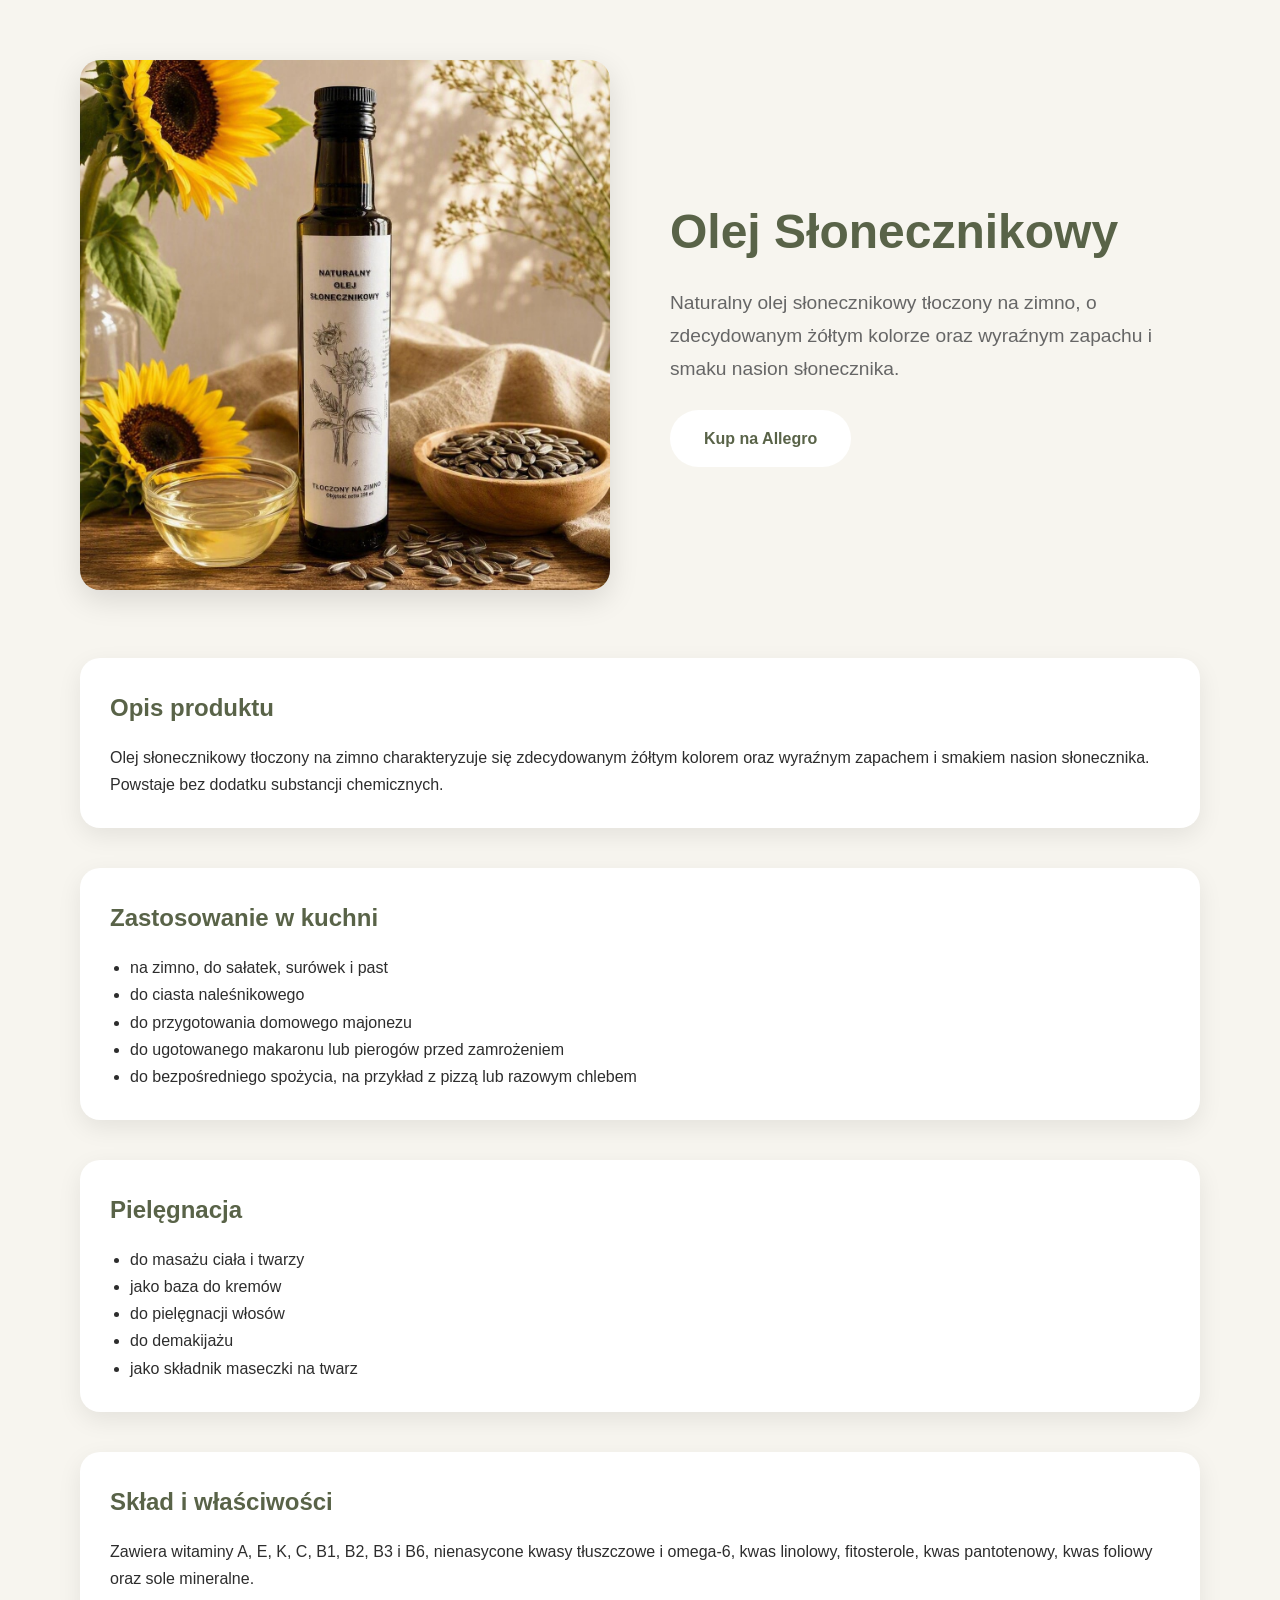
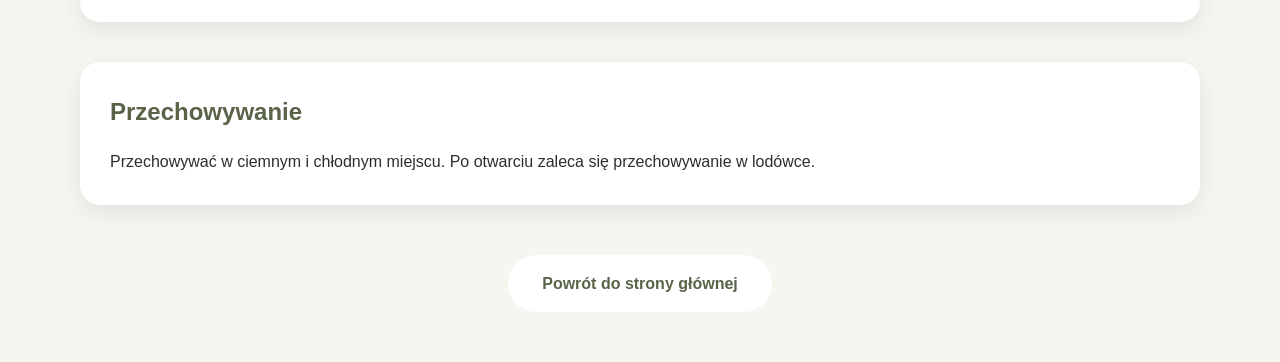
<file: Produkty/slonecznik.html>
<!DOCTYPE html>
<html lang="pl">
<head>
<meta charset="UTF-8">
<meta name="viewport" content="width=device-width, initial-scale=1.0">
<title>Olej Słonecznikowy | Natural Oil</title>
<link rel="stylesheet" href="../style.css">
<style>
.product-hero{max-width:1200px;margin:60px auto;padding:0 40px;display:grid;grid-template-columns:1fr 1fr;gap:60px;align-items:center}
.product-image img{width:100%;border-radius:20px;box-shadow:0 10px 30px rgba(0,0,0,.12)}
.product-info h1{font-size:3rem;margin-bottom:15px;color:#596348}
.product-subtitle{font-size:1.2rem;margin-bottom:25px;color:#666}
.product-section{max-width:1200px;margin:0 auto 40px auto;padding:0 40px}
.product-box{background:white;padding:30px;border-radius:20px;box-shadow:0 8px 25px rgba(0,0,0,.08)}
.product-box h2{margin-bottom:15px;color:#596348}
.product-box ul{padding-left:20px}
.back-link{text-align:center;margin:50px}
@media(max-width:900px){.product-hero{grid-template-columns:1fr;gap:30px}.product-info h1{font-size:2.2rem}}
</style>
</head>
<body>
<section class="product-hero">
<div class="product-image">
<img src="../Zdjecia_produktow/slonecznik_250.JPG" alt="Olej Słonecznikowy">
</div>
<div class="product-info">
<h1>Olej Słonecznikowy</h1>
<p class="product-subtitle">Naturalny olej słonecznikowy tłoczony na zimno, o zdecydowanym żółtym kolorze oraz wyraźnym zapachu i smaku nasion słonecznika.</p>
<a class="btn" href="https://allegro.pl/uzytkownik/JarekGlazer" target="_blank">
Kup na Allegro
</a>
</div>
</section>
<section class="product-section">
<div class="product-box">
<h2>Opis produktu</h2>
<p>Olej słonecznikowy tłoczony na zimno charakteryzuje się zdecydowanym żółtym kolorem oraz wyraźnym zapachem i smakiem nasion słonecznika. Powstaje bez dodatku substancji chemicznych.</p>
</div>
</section>
<section class="product-section">
<div class="product-box">
<h2>Zastosowanie w kuchni</h2>
<ul>
<li>na zimno, do sałatek, surówek i past</li>
<li>do ciasta naleśnikowego</li>
<li>do przygotowania domowego majonezu</li>
<li>do ugotowanego makaronu lub pierogów przed zamrożeniem</li>
<li>do bezpośredniego spożycia, na przykład z pizzą lub razowym chlebem</li>
</ul>
</div>
</section>
<section class="product-section">
<div class="product-box">
<h2>Pielęgnacja</h2>
<ul>
<li>do masażu ciała i twarzy</li>
<li>jako baza do kremów</li>
<li>do pielęgnacji włosów</li>
<li>do demakijażu</li>
<li>jako składnik maseczki na twarz</li>
</ul>
</div>
</section>
<section class="product-section">
<div class="product-box">
<h2>Skład i właściwości</h2>
<p>Zawiera witaminy A, E, K, C, B1, B2, B3 i B6, nienasycone kwasy tłuszczowe i omega-6, kwas linolowy, fitosterole, kwas pantotenowy, kwas foliowy oraz sole mineralne.</p>
</div>
</section>
<section class="product-section">
<div class="product-box">
<h2>Przechowywanie</h2>
<p>Przechowywać w ciemnym i chłodnym miejscu. Po otwarciu zaleca się przechowywanie w lodówce.</p>
</div>
</section>
<div class="back-link">
<a class="btn" href="../index.html">Powrót do strony głównej</a>
</div>
</body>
</html>
</file>
<file: style.css>
/* Natural Oil - style.css */

:root {
    --green: #87906d;
    --green-dark: #596348;
    --cream: #f7f5ef;
    --text: #2d2d2d;
    --white: #ffffff;
    --footer: #48533b;
}

* {
    margin: 0;
    padding: 0;
    box-sizing: border-box;
}

html {
    scroll-behavior: smooth;
}

body {
    font-family: "Inter", Arial, sans-serif;
    background: var(--cream);
    color: var(--text);
    line-height: 1.7;
}

header {
    min-height: 100vh;
    background:
        linear-gradient(rgba(0, 0, 0, 0.45), rgba(0, 0, 0, 0.45)),
        url("Zdjecia_produktow/slonecznik_250.JPG") center / cover no-repeat;
    display: flex;
    align-items: center;
    justify-content: center;
    padding: 40px 20px;
    color: var(--white);
    text-align: center;
}

.hero {
    width: 100%;
    max-width: 900px;
}

.hero-logo {
    width: 180px;
    height: 180px;
    margin-bottom: 25px;
    object-fit: cover;
    border: 5px solid rgba(255, 255, 255, 0.35);
    border-radius: 50%;
    box-shadow: 0 10px 30px rgba(0, 0, 0, 0.25);
}

.hero h1 {
    margin-bottom: 10px;
    font-family: "Playfair Display", Georgia, serif;
    font-size: 4.5rem;
    line-height: 1.15;
}

.hero p {
    margin-bottom: 35px;
    font-size: 1.3rem;
}

.btn {
    display: inline-block;
    padding: 15px 34px;
    border-radius: 40px;
    background: var(--white);
    color: var(--green-dark);
    font-weight: 600;
    text-decoration: none;
    transition: transform 0.25s ease, box-shadow 0.25s ease;
}

.btn:hover,
.btn:focus-visible {
    transform: translateY(-3px);
    box-shadow: 0 10px 24px rgba(0, 0, 0, 0.18);
}

section {
    padding: 80px 10%;
}

.title {
    margin-bottom: 35px;
    color: var(--green-dark);
    font-family: "Playfair Display", Georgia, serif;
    font-size: 2.6rem;
    line-height: 1.2;
    text-align: center;
}

.about {
    max-width: 900px;
    margin: 0 auto;
    font-size: 1.1rem;
    text-align: center;
}

.products {
    display: grid;
    grid-template-columns: repeat(auto-fit, minmax(240px, 1fr));
    gap: 25px;
    max-width: 1300px;
    margin: 0 auto;
}

.card {
    overflow: hidden;
    border-radius: 18px;
    background: var(--white);
    box-shadow: 0 8px 24px rgba(0, 0, 0, 0.08);
    transition: transform 0.25s ease, box-shadow 0.25s ease;
}

.card:hover {
    transform: translateY(-5px);
    box-shadow: 0 14px 32px rgba(0, 0, 0, 0.12);
}

.card img {
    display: block;
    width: 100%;
    height: 320px;
    object-fit: cover;
}

.card > div,
.card-content {
    padding: 20px;
}

.card h3 {
    margin-bottom: 8px;
    color: var(--green-dark);
}

.shop {
    background: var(--green);
    color: var(--white);
    text-align: center;
}

.shop .title {
    color: var(--white);
}

.shop p {
    margin-bottom: 25px;
}

.contact {
    text-align: center;
}

.contact p {
    margin-bottom: 8px;
}

footer {
    padding: 22px;
    background: var(--footer);
    color: var(--white);
    text-align: center;
}

@media (max-width: 768px) {
    header {
        min-height: 85vh;
    }

    .hero-logo {
        width: 130px;
        height: 130px;
    }

    .hero h1 {
        font-size: 3rem;
    }

    .hero p {
        font-size: 1.05rem;
    }

    section {
        padding: 60px 7%;
    }

    .title {
        font-size: 2rem;
    }

    .card img {
        height: 280px;
    }
}
.product-link {
text-decoration: none;
color: inherit;
display: block;
}
.product-link:hover {
color: inherit;
}
</file>
